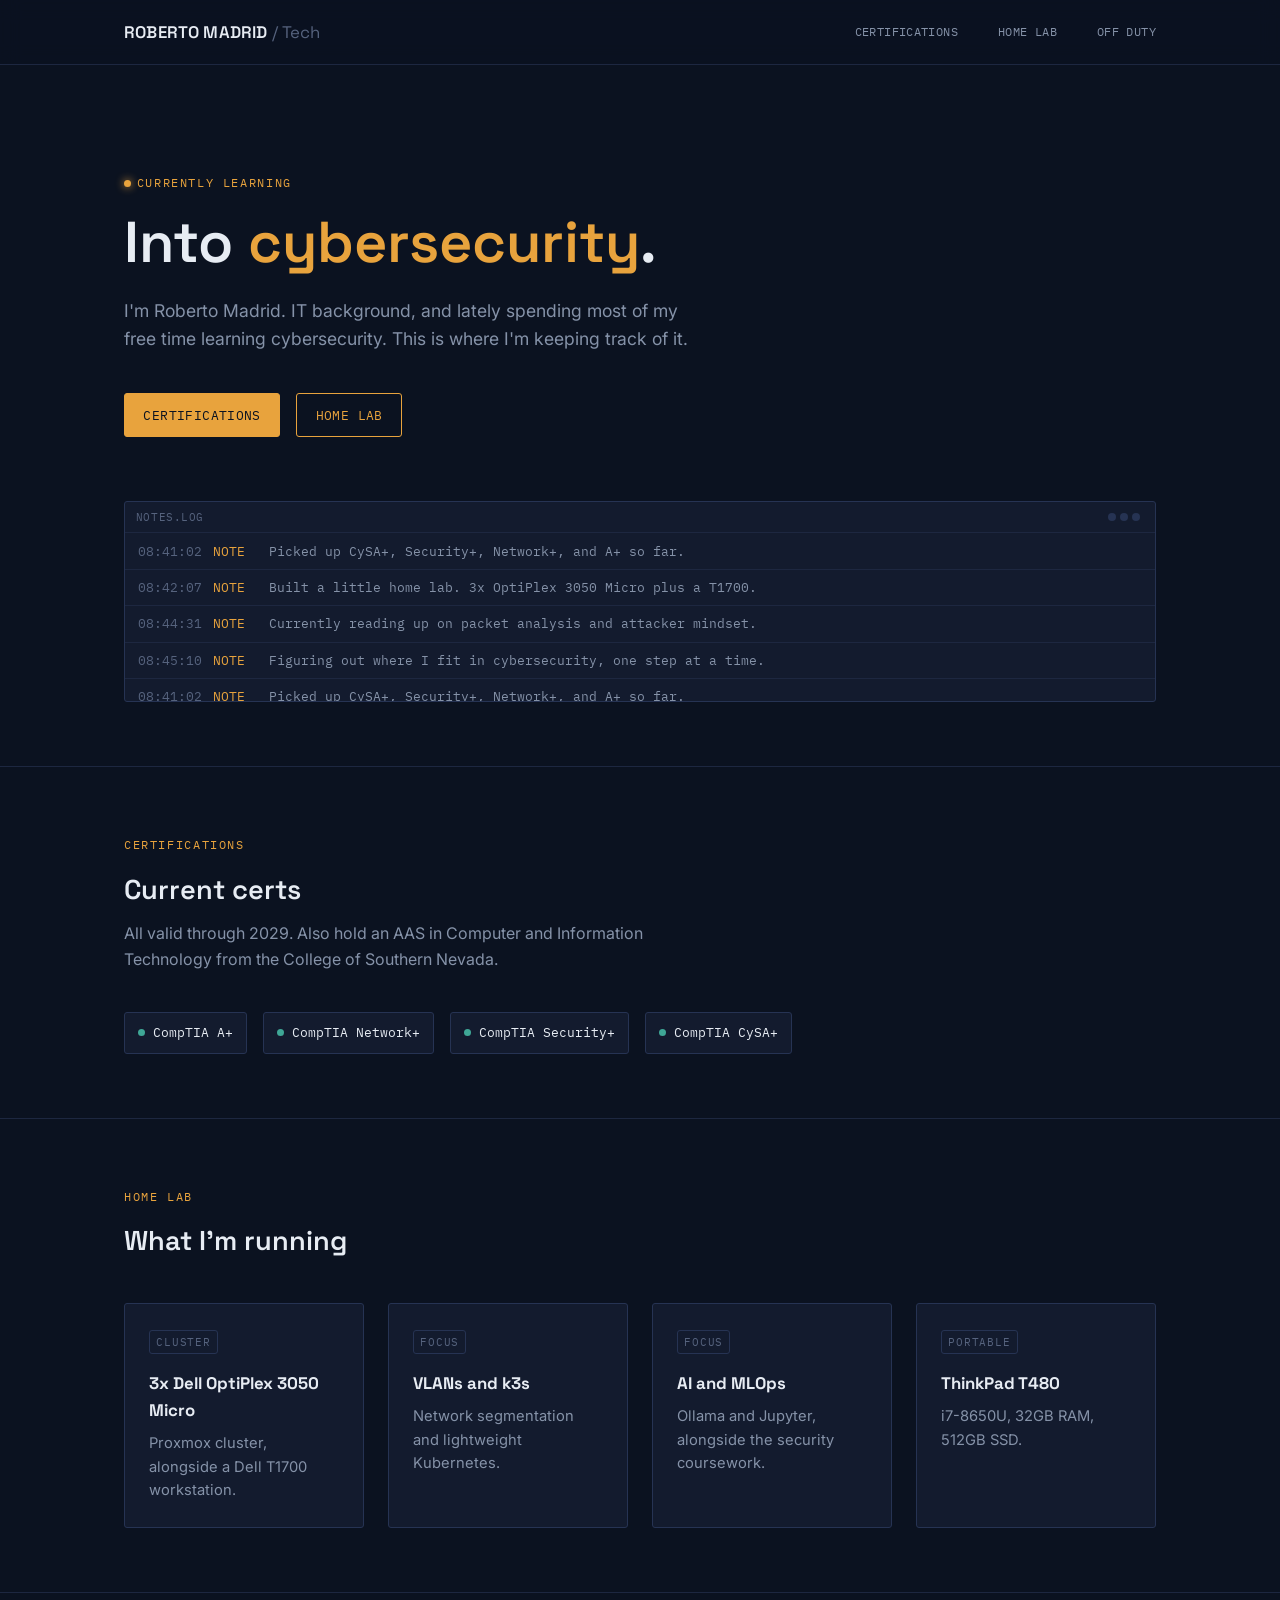
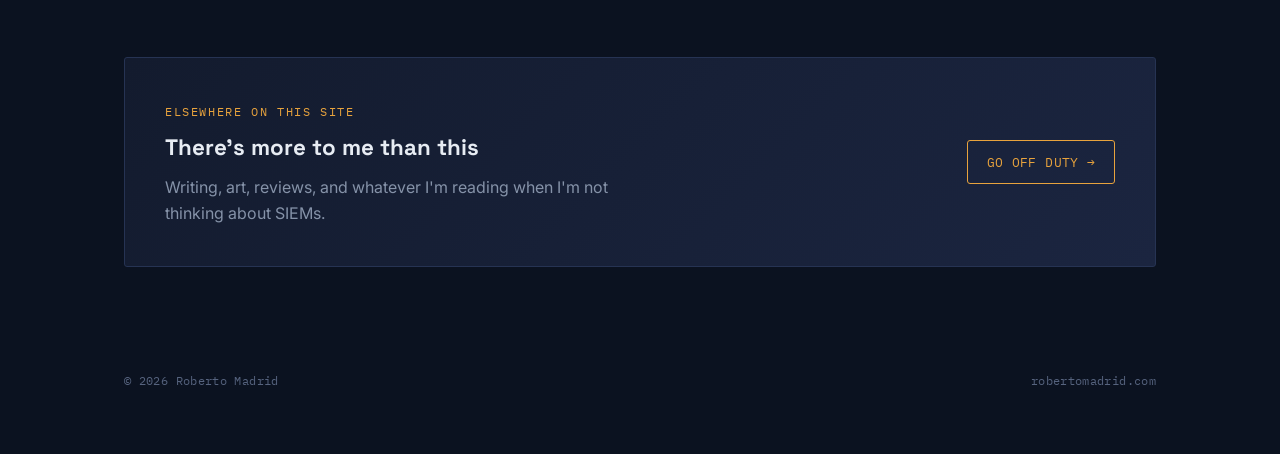
<file: index.html>
<!DOCTYPE html>
<html lang="en">
<head>
<meta charset="UTF-8">
<meta name="viewport" content="width=device-width, initial-scale=1.0">
<title>Roberto Madrid: Cybersecurity / SOC & Blue Team</title>
<meta name="description" content="Roberto Madrid, working toward blue team and SOC analyst roles. Certifications and home lab.">
<link rel="preconnect" href="https://fonts.googleapis.com">
<link href="https://fonts.googleapis.com/css2?family=Space+Grotesk:wght@500;600;700&family=Inter:wght@400;500;600&family=IBM+Plex+Mono:wght@400;500&display=swap" rel="stylesheet">
<link rel="stylesheet" href="css/style.css">
</head>
<body>

<nav class="site-nav">
  <div class="wrap">
    <a href="index.html" class="brand">ROBERTO MADRID <span class="brand-dim">/ Tech</span></a>
    <button class="nav-toggle" aria-label="Toggle navigation">MENU</button>
    <ul class="nav-links">
      <li><a href="#certifications">Certifications</a></li>
      <li><a href="#lab">Home Lab</a></li>
      <li><a href="off-duty.html">Off Duty</a></li>
    </ul>
  </div>
</nav>

<header class="hero">
  <div class="wrap">
    <span class="eyebrow"><span class="dot"></span> CURRENTLY LEARNING</span>
    <h1>Into <span class="accent-word">cybersecurity</span>.</h1>
    <p class="lede">
      I'm Roberto Madrid. IT background, and lately spending most of my
      free time learning cybersecurity. This is where I'm keeping track
      of it.
    </p>
    <div class="hero-cta">
      <a href="#certifications" class="btn btn-solid">Certifications</a>
      <a href="#lab" class="btn btn-outline">Home lab</a>
    </div>

    <div class="console">
      <div class="console-bar">
        <span>notes.log</span>
        <span class="console-dots"><span></span><span></span><span></span></span>
      </div>
      <div class="console-body">
        <div class="console-line"><span class="ts">08:41:02</span><span class="lvl">NOTE</span><span>Picked up CySA+, Security+, Network+, and A+ so far.</span></div>
        <div class="console-line"><span class="ts">08:42:07</span><span class="lvl">NOTE</span><span>Built a little home lab. 3x OptiPlex 3050 Micro plus a T1700.</span></div>
        <div class="console-line"><span class="ts">08:44:31</span><span class="lvl">NOTE</span><span>Currently reading up on packet analysis and attacker mindset.</span></div>
        <div class="console-line"><span class="ts">08:45:10</span><span class="lvl">NOTE</span><span>Figuring out where I fit in cybersecurity, one step at a time.</span></div>
      </div>
    </div>
  </div>
</header>

<main>

  <section class="block" id="certifications">
    <div class="wrap">
      <div class="block-head">
        <span class="eyebrow">Certifications</span>
        <h2>Current certs</h2>
        <p>All valid through 2029. Also hold an AAS in Computer and Information Technology from the College of Southern Nevada.</p>
      </div>
      <div class="badge-row">
        <div class="badge"><span class="status"></span> CompTIA A+</div>
        <div class="badge"><span class="status"></span> CompTIA Network+</div>
        <div class="badge"><span class="status"></span> CompTIA Security+</div>
        <div class="badge"><span class="status"></span> CompTIA CySA+</div>
      </div>
    </div>
  </section>

  <section class="block" id="lab">
    <div class="wrap">
      <div class="block-head">
        <span class="eyebrow">Home Lab</span>
        <h2>What I'm running</h2>
      </div>
      <div class="grid">
        <div class="card">
          <span class="tag">Cluster</span>
          <h3>3x Dell OptiPlex 3050 Micro</h3>
          <p>Proxmox cluster, alongside a Dell T1700 workstation.</p>
        </div>
        <div class="card">
          <span class="tag">Focus</span>
          <h3>VLANs and k3s</h3>
          <p>Network segmentation and lightweight Kubernetes.</p>
        </div>
        <div class="card">
          <span class="tag">Focus</span>
          <h3>AI and MLOps</h3>
          <p>Ollama and Jupyter, alongside the security coursework.</p>
        </div>
        <div class="card">
          <span class="tag">Portable</span>
          <h3>ThinkPad T480</h3>
          <p>i7-8650U, 32GB RAM, 512GB SSD.</p>
        </div>
      </div>
    </div>
  </section>

  <section class="block" id="off-duty-teaser">
    <div class="wrap">
      <div class="teaser">
        <div>
          <span class="eyebrow">Elsewhere on this site</span>
          <h2>There's more to me than this</h2>
          <p>Writing, art, reviews, and whatever I'm reading when I'm not thinking about SIEMs.</p>
        </div>
        <a href="off-duty.html" class="btn btn-outline">Go off duty →</a>
      </div>
    </div>
  </section>

</main>

<footer>
  <div class="wrap" style="display:flex; justify-content:space-between; width:100%; flex-wrap:wrap; gap:1rem;">
    <span>© <span id="year"></span> Roberto Madrid</span>
    <span>robertomadrid.com</span>
  </div>
</footer>

<script src="js/script.js"></script>
<script>document.getElementById('year').textContent = new Date().getFullYear();</script>
</body>
</html>
</file>
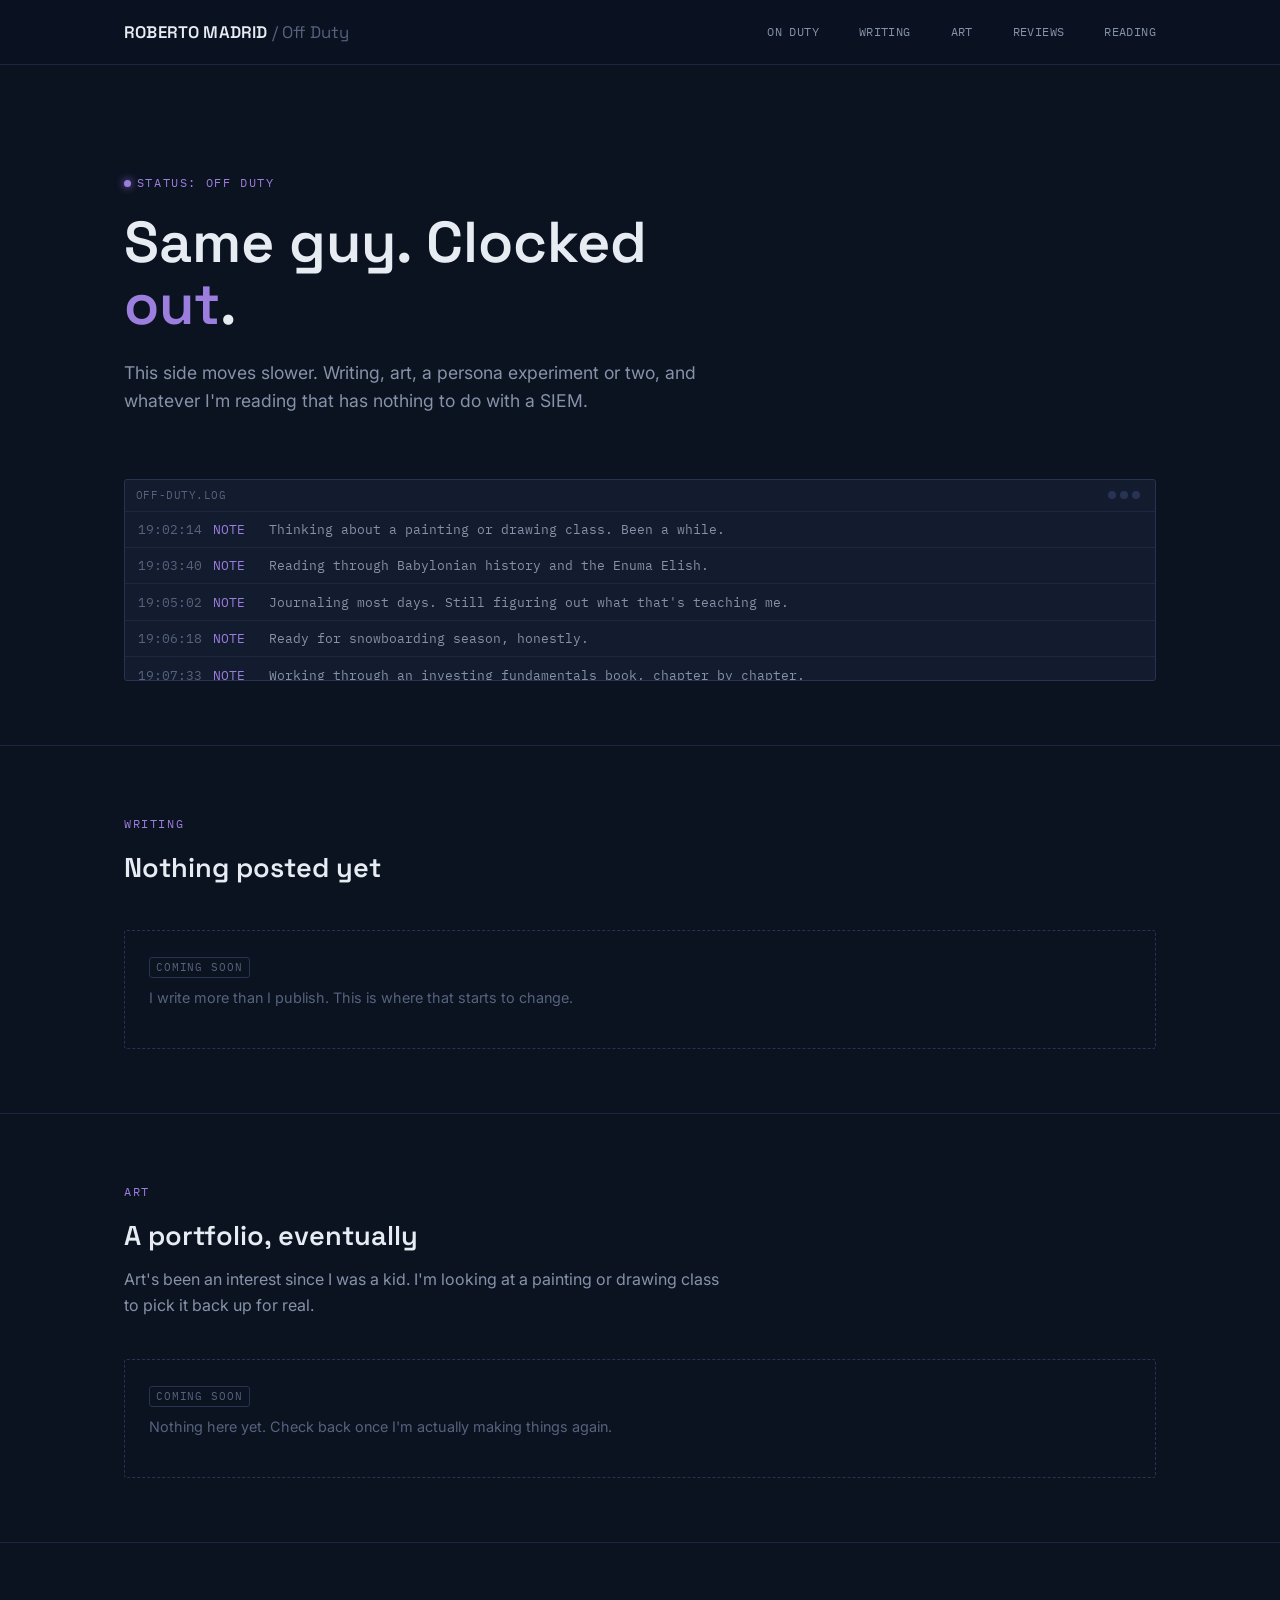
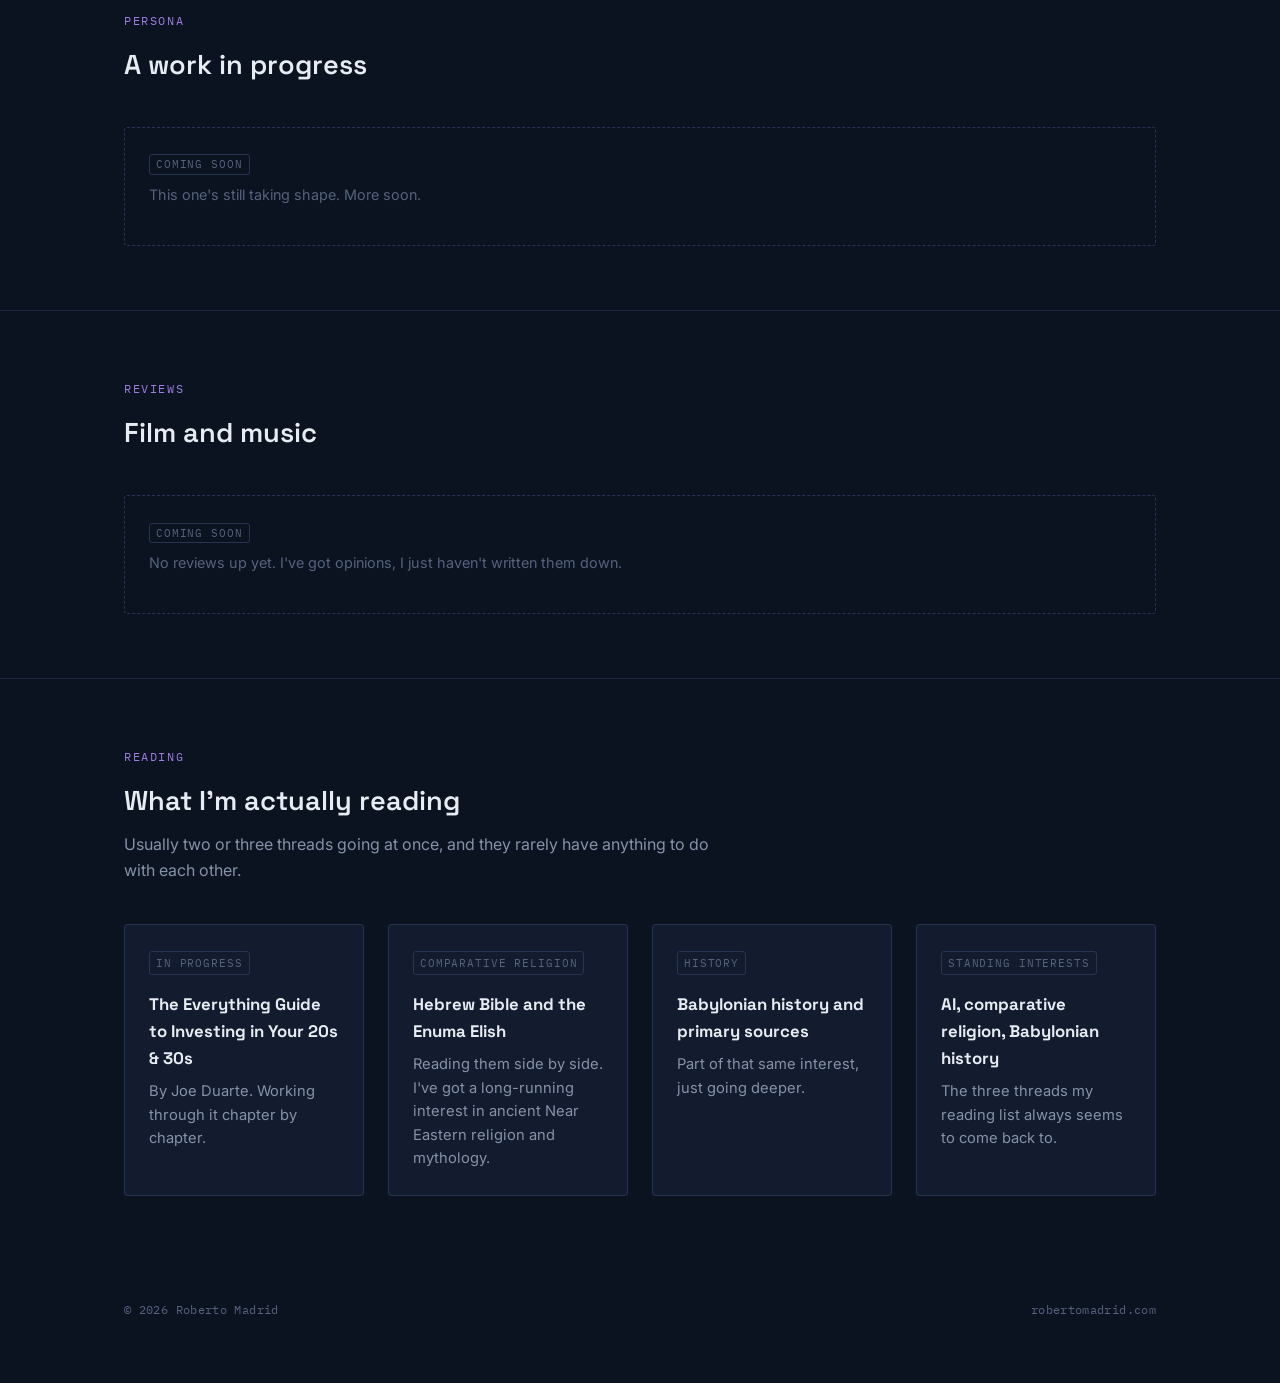
<file: off-duty.html>
<!DOCTYPE html>
<html lang="en">
<head>
<meta charset="UTF-8">
<meta name="viewport" content="width=device-width, initial-scale=1.0">
<title>Off Duty: Roberto Madrid</title>
<meta name="description" content="The personal side of Roberto Madrid's site. Writing, art, reviews, and reading, off the SOC clock.">
<link rel="preconnect" href="https://fonts.googleapis.com">
<link href="https://fonts.googleapis.com/css2?family=Space+Grotesk:wght@500;600;700&family=Inter:wght@400;500;600&family=IBM+Plex+Mono:wght@400;500&display=swap" rel="stylesheet">
<link rel="stylesheet" href="css/style.css">
</head>
<body class="off-duty">

<nav class="site-nav">
  <div class="wrap">
    <a href="index.html" class="brand">ROBERTO MADRID <span class="brand-dim">/ Off Duty</span></a>
    <button class="nav-toggle" aria-label="Toggle navigation">MENU</button>
    <ul class="nav-links">
      <li><a href="index.html">On Duty</a></li>
      <li><a href="#writing">Writing</a></li>
      <li><a href="#art">Art</a></li>
      <li><a href="#reviews">Reviews</a></li>
      <li><a href="#reading">Reading</a></li>
    </ul>
  </div>
</nav>

<header class="hero">
  <div class="wrap">
    <span class="eyebrow"><span class="dot"></span> STATUS: OFF DUTY</span>
    <h1>Same guy. Clocked <span class="accent-word">out</span>.</h1>
    <p class="lede">
      This side moves slower. Writing, art, a persona experiment or two,
      and whatever I'm reading that has nothing to do with a SIEM.
    </p>

    <div class="console">
      <div class="console-bar">
        <span>off-duty.log</span>
        <span class="console-dots"><span></span><span></span><span></span></span>
      </div>
      <div class="console-body">
        <div class="console-line"><span class="ts">19:02:14</span><span class="lvl">NOTE</span><span>Thinking about a painting or drawing class. Been a while.</span></div>
        <div class="console-line"><span class="ts">19:03:40</span><span class="lvl">NOTE</span><span>Reading through Babylonian history and the Enuma Elish.</span></div>
        <div class="console-line"><span class="ts">19:05:02</span><span class="lvl">NOTE</span><span>Journaling most days. Still figuring out what that's teaching me.</span></div>
        <div class="console-line"><span class="ts">19:06:18</span><span class="lvl">NOTE</span><span>Ready for snowboarding season, honestly.</span></div>
        <div class="console-line"><span class="ts">19:07:33</span><span class="lvl">NOTE</span><span>Working through an investing fundamentals book, chapter by chapter.</span></div>
      </div>
    </div>
  </div>
</header>

<main>

  <section class="block" id="writing">
    <div class="wrap">
      <div class="block-head">
        <span class="eyebrow">Writing</span>
        <h2>Nothing posted yet</h2>
      </div>
      <div class="coming-soon">
        <span class="tag">Coming soon</span>
        <p style="margin-top:0.6em;">I write more than I publish. This is where that starts to change.</p>
      </div>
    </div>
  </section>

  <section class="block" id="art">
    <div class="wrap">
      <div class="block-head">
        <span class="eyebrow">Art</span>
        <h2>A portfolio, eventually</h2>
        <p>Art's been an interest since I was a kid. I'm looking at a painting or drawing class to pick it back up for real.</p>
      </div>
      <div class="coming-soon">
        <span class="tag">Coming soon</span>
        <p style="margin-top:0.6em;">Nothing here yet. Check back once I'm actually making things again.</p>
      </div>
    </div>
  </section>

  <section class="block" id="persona">
    <div class="wrap">
      <div class="block-head">
        <span class="eyebrow">Persona</span>
        <h2>A work in progress</h2>
      </div>
      <div class="coming-soon">
        <span class="tag">Coming soon</span>
        <p style="margin-top:0.6em;">This one's still taking shape. More soon.</p>
      </div>
    </div>
  </section>

  <section class="block" id="reviews">
    <div class="wrap">
      <div class="block-head">
        <span class="eyebrow">Reviews</span>
        <h2>Film and music</h2>
      </div>
      <div class="coming-soon">
        <span class="tag">Coming soon</span>
        <p style="margin-top:0.6em;">No reviews up yet. I've got opinions, I just haven't written them down.</p>
      </div>
    </div>
  </section>

  <section class="block" id="reading">
    <div class="wrap">
      <div class="block-head">
        <span class="eyebrow">Reading</span>
        <h2>What I'm actually reading</h2>
        <p>Usually two or three threads going at once, and they rarely have anything to do with each other.</p>
      </div>
      <div class="grid">
        <div class="card">
          <span class="tag">In progress</span>
          <h3>The Everything Guide to Investing in Your 20s & 30s</h3>
          <p>By Joe Duarte. Working through it chapter by chapter.</p>
        </div>
        <div class="card">
          <span class="tag">Comparative religion</span>
          <h3>Hebrew Bible and the Enuma Elish</h3>
          <p>Reading them side by side. I've got a long-running interest in ancient Near Eastern religion and mythology.</p>
        </div>
        <div class="card">
          <span class="tag">History</span>
          <h3>Babylonian history and primary sources</h3>
          <p>Part of that same interest, just going deeper.</p>
        </div>
        <div class="card">
          <span class="tag">Standing interests</span>
          <h3>AI, comparative religion, Babylonian history</h3>
          <p>The three threads my reading list always seems to come back to.</p>
        </div>
      </div>
    </div>
  </section>

</main>

<footer>
  <div class="wrap" style="display:flex; justify-content:space-between; width:100%; flex-wrap:wrap; gap:1rem;">
    <span>© <span id="year"></span> Roberto Madrid</span>
    <span>robertomadrid.com</span>
  </div>
</footer>

<script src="js/script.js"></script>
<script>document.getElementById('year').textContent = new Date().getFullYear();</script>
</body>
</html>
</file>
<file: css/style.css>
/* ============================================
   ROBERTO MADRID — robertomadrid.com
   Design: "On Duty / Off Duty" status console
   ============================================ */

:root {
  /* Base */
  --bg: #0B1220;
  --surface: #131B2E;
  --surface-raised: #1B2540;
  --border: #263353;
  --border-soft: #1D2740;

  /* Text */
  --text: #E7ECF3;
  --text-muted: #8592A8;
  --text-faint: #56637E;

  /* Accents */
  --amber: #E8A33D;
  --amber-dim: #7A5A26;
  --violet: #9B7EDE;
  --violet-dim: #4E4173;
  --teal: #3FA796;

  /* Active accent (swapped per page) */
  --accent: var(--amber);
  --accent-dim: var(--amber-dim);

  /* Type */
  --font-display: 'Space Grotesk', sans-serif;
  --font-body: 'Inter', sans-serif;
  --font-mono: 'IBM Plex Mono', monospace;

  /* Rhythm */
  --space-1: 0.5rem;
  --space-2: 1rem;
  --space-3: 1.5rem;
  --space-4: 2.5rem;
  --space-5: 4rem;
  --space-6: 6.5rem;

  --radius: 3px;
}

body.off-duty {
  --accent: var(--violet);
  --accent-dim: var(--violet-dim);
}

* { box-sizing: border-box; }

html {
  scroll-behavior: smooth;
}

@media (prefers-reduced-motion: reduce) {
  html { scroll-behavior: auto; }
  *, *::before, *::after {
    animation-duration: 0.01ms !important;
    animation-iteration-count: 1 !important;
    transition-duration: 0.01ms !important;
  }
}

body {
  margin: 0;
  background: var(--bg);
  color: var(--text);
  font-family: var(--font-body);
  font-size: 16px;
  line-height: 1.6;
  -webkit-font-smoothing: antialiased;
}

a { color: inherit; text-decoration: none; }

img { max-width: 100%; display: block; }

.wrap {
  max-width: 1080px;
  margin: 0 auto;
  padding: 0 var(--space-3);
}

/* ---------- Eyebrow / labels ---------- */

.eyebrow {
  font-family: var(--font-mono);
  font-size: 0.72rem;
  letter-spacing: 0.14em;
  text-transform: uppercase;
  color: var(--accent);
  display: inline-flex;
  align-items: center;
  gap: 0.5em;
}

.eyebrow .dot {
  width: 7px;
  height: 7px;
  border-radius: 50%;
  background: var(--accent);
  box-shadow: 0 0 8px var(--accent);
  animation: pulse 2.2s ease-in-out infinite;
}

@keyframes pulse {
  0%, 100% { opacity: 1; }
  50% { opacity: 0.35; }
}

.tag {
  font-family: var(--font-mono);
  font-size: 0.68rem;
  letter-spacing: 0.08em;
  text-transform: uppercase;
  color: var(--text-faint);
  border: 1px solid var(--border);
  border-radius: var(--radius);
  padding: 0.2em 0.55em;
}

/* ---------- Nav ---------- */

.site-nav {
  position: sticky;
  top: 0;
  z-index: 50;
  background: rgba(11, 18, 32, 0.88);
  backdrop-filter: blur(10px);
  border-bottom: 1px solid var(--border-soft);
}

.site-nav .wrap {
  display: flex;
  align-items: center;
  justify-content: space-between;
  height: 64px;
}

.brand {
  font-family: var(--font-display);
  font-weight: 600;
  font-size: 1.05rem;
  letter-spacing: 0.01em;
}

.brand .brand-dim {
  color: var(--text-faint);
  font-weight: 400;
}

.nav-links {
  display: flex;
  gap: var(--space-4);
  list-style: none;
  margin: 0;
  padding: 0;
  font-family: var(--font-mono);
  font-size: 0.78rem;
  letter-spacing: 0.03em;
  text-transform: uppercase;
}

.nav-links a {
  color: var(--text-muted);
  transition: color 0.15s ease;
  position: relative;
  padding-bottom: 4px;
}

.nav-links a:hover,
.nav-links a:focus-visible {
  color: var(--text);
}

.nav-links a.active {
  color: var(--accent);
}

.nav-toggle {
  display: none;
  background: none;
  border: 1px solid var(--border);
  border-radius: var(--radius);
  color: var(--text);
  padding: 0.4em 0.7em;
  font-family: var(--font-mono);
  cursor: pointer;
}

@media (max-width: 720px) {
  .nav-toggle { display: block; }
  .nav-links {
    position: absolute;
    top: 64px;
    left: 0;
    right: 0;
    background: var(--surface);
    border-bottom: 1px solid var(--border-soft);
    flex-direction: column;
    gap: 0;
    max-height: 0;
    overflow: hidden;
    transition: max-height 0.25s ease;
  }
  .nav-links.open { max-height: 320px; }
  .nav-links li { border-top: 1px solid var(--border-soft); }
  .nav-links a { display: block; padding: 1em var(--space-3); }
}

/* ---------- Focus ---------- */

a:focus-visible,
button:focus-visible {
  outline: 2px solid var(--accent);
  outline-offset: 2px;
}

/* ---------- Hero ---------- */

.hero {
  padding: var(--space-6) 0 var(--space-5);
  border-bottom: 1px solid var(--border-soft);
}

.hero h1 {
  font-family: var(--font-display);
  font-size: clamp(2.2rem, 5vw, 3.6rem);
  line-height: 1.08;
  margin: var(--space-2) 0 var(--space-3);
  max-width: 16ch;
  font-weight: 600;
}

.hero h1 .accent-word {
  color: var(--accent);
}

.hero p.lede {
  font-size: 1.1rem;
  color: var(--text-muted);
  max-width: 52ch;
  margin: 0 0 var(--space-4);
}

.hero-cta {
  display: flex;
  gap: var(--space-2);
  flex-wrap: wrap;
}

.btn {
  font-family: var(--font-mono);
  font-size: 0.82rem;
  letter-spacing: 0.03em;
  text-transform: uppercase;
  padding: 0.8em 1.4em;
  border-radius: var(--radius);
  border: 1px solid var(--accent);
  display: inline-block;
  transition: background 0.15s ease, color 0.15s ease;
}

.btn-solid {
  background: var(--accent);
  color: var(--bg);
}

.btn-solid:hover { background: transparent; color: var(--accent); }

.btn-outline {
  color: var(--accent);
  background: transparent;
}

.btn-outline:hover { background: var(--accent); color: var(--bg); }

/* ---------- Log ticker (signature element) ---------- */

.console {
  margin-top: var(--space-5);
  background: var(--surface);
  border: 1px solid var(--border);
  border-radius: var(--radius);
  overflow: hidden;
}

.console-bar {
  display: flex;
  align-items: center;
  justify-content: space-between;
  padding: 0.6em 1em;
  border-bottom: 1px solid var(--border-soft);
  font-family: var(--font-mono);
  font-size: 0.68rem;
  color: var(--text-faint);
  letter-spacing: 0.05em;
  text-transform: uppercase;
}

.console-dots span {
  display: inline-block;
  width: 8px;
  height: 8px;
  border-radius: 50%;
  background: var(--border);
  margin-right: 4px;
}

.console-body {
  height: 168px;
  overflow: hidden;
  position: relative;
  font-family: var(--font-mono);
  font-size: 0.82rem;
}

.console-line {
  display: flex;
  gap: 0.8em;
  padding: 0.55em 1em;
  border-bottom: 1px solid var(--border-soft);
  color: var(--text-muted);
  white-space: nowrap;
  animation: scrollUp 14s linear infinite;
}

.console-line .ts {
  color: var(--text-faint);
}

.console-line .lvl {
  color: var(--accent);
  min-width: 3.5em;
}

@keyframes scrollUp {
  0% { transform: translateY(0); }
  100% { transform: translateY(-100%); }
}

/* ---------- Sections ---------- */

section.block {
  padding: var(--space-5) 0;
  border-bottom: 1px solid var(--border-soft);
}

section.block:last-of-type { border-bottom: none; }

.block-head {
  margin-bottom: var(--space-4);
}

.block-head h2 {
  font-family: var(--font-display);
  font-size: 1.7rem;
  margin: 0.4em 0 0;
  font-weight: 600;
}

.block-head p {
  color: var(--text-muted);
  max-width: 60ch;
  margin: 0.6em 0 0;
}

/* ---------- Grid cards ---------- */

.grid {
  display: grid;
  gap: var(--space-3);
  grid-template-columns: repeat(auto-fit, minmax(240px, 1fr));
}

.card {
  background: var(--surface);
  border: 1px solid var(--border);
  border-radius: var(--radius);
  padding: var(--space-3);
}

.card h3 {
  font-family: var(--font-display);
  font-size: 1.05rem;
  margin: 0 0 0.5em;
}

.card p {
  color: var(--text-muted);
  font-size: 0.92rem;
  margin: 0;
}

.card .tag {
  margin-bottom: var(--space-2);
  display: inline-block;
}

/* ---------- Timeline (background) ---------- */

.timeline {
  border-left: 1px solid var(--border);
  padding-left: var(--space-3);
  display: flex;
  flex-direction: column;
  gap: var(--space-3);
}

.timeline-item {
  position: relative;
}

.timeline-item::before {
  content: '';
  position: absolute;
  left: calc(-1 * var(--space-3) - 4px);
  top: 0.3em;
  width: 8px;
  height: 8px;
  border-radius: 50%;
  background: var(--accent);
}

.timeline-item .ts {
  font-family: var(--font-mono);
  font-size: 0.72rem;
  color: var(--text-faint);
  text-transform: uppercase;
  letter-spacing: 0.05em;
}

.timeline-item h3 {
  font-family: var(--font-display);
  font-size: 1.1rem;
  margin: 0.2em 0;
}

.timeline-item p {
  color: var(--text-muted);
  margin: 0;
  font-size: 0.94rem;
}

/* ---------- Cert badges ---------- */

.badge-row {
  display: flex;
  flex-wrap: wrap;
  gap: var(--space-2);
}

.badge {
  display: flex;
  align-items: center;
  gap: 0.6em;
  border: 1px solid var(--border);
  background: var(--surface);
  border-radius: var(--radius);
  padding: 0.7em 1em;
  font-family: var(--font-mono);
  font-size: 0.82rem;
}

.badge .status {
  width: 7px;
  height: 7px;
  border-radius: 50%;
  background: var(--teal);
}

/* ---------- Off Duty teaser ---------- */

.teaser {
  background: linear-gradient(135deg, var(--surface) 0%, var(--surface-raised) 100%);
  border: 1px solid var(--border);
  border-radius: var(--radius);
  padding: var(--space-4);
  display: flex;
  align-items: center;
  justify-content: space-between;
  gap: var(--space-3);
  flex-wrap: wrap;
}

.teaser h2 {
  font-family: var(--font-display);
  font-size: 1.4rem;
  margin: 0.3em 0 0.4em;
}

.teaser p {
  color: var(--text-muted);
  margin: 0;
  max-width: 46ch;
}

/* ---------- Coming soon states ---------- */

.coming-soon {
  border: 1px dashed var(--border);
  border-radius: var(--radius);
  padding: var(--space-3);
  color: var(--text-faint);
  font-size: 0.9rem;
}

.coming-soon .tag { margin-bottom: var(--space-1); }

/* ---------- Contact ---------- */

.contact-row {
  display: flex;
  gap: var(--space-3);
  flex-wrap: wrap;
}

.contact-row a {
  font-family: var(--font-mono);
  font-size: 0.88rem;
  border: 1px solid var(--border);
  border-radius: var(--radius);
  padding: 0.8em 1.2em;
  color: var(--text);
  transition: border-color 0.15s ease, color 0.15s ease;
}

.contact-row a:hover {
  border-color: var(--accent);
  color: var(--accent);
}

/* ---------- Footer ---------- */

footer {
  padding: var(--space-4) 0 var(--space-5);
  color: var(--text-faint);
  font-family: var(--font-mono);
  font-size: 0.75rem;
  letter-spacing: 0.03em;
  display: flex;
  justify-content: space-between;
  flex-wrap: wrap;
  gap: var(--space-2);
}
</file>
